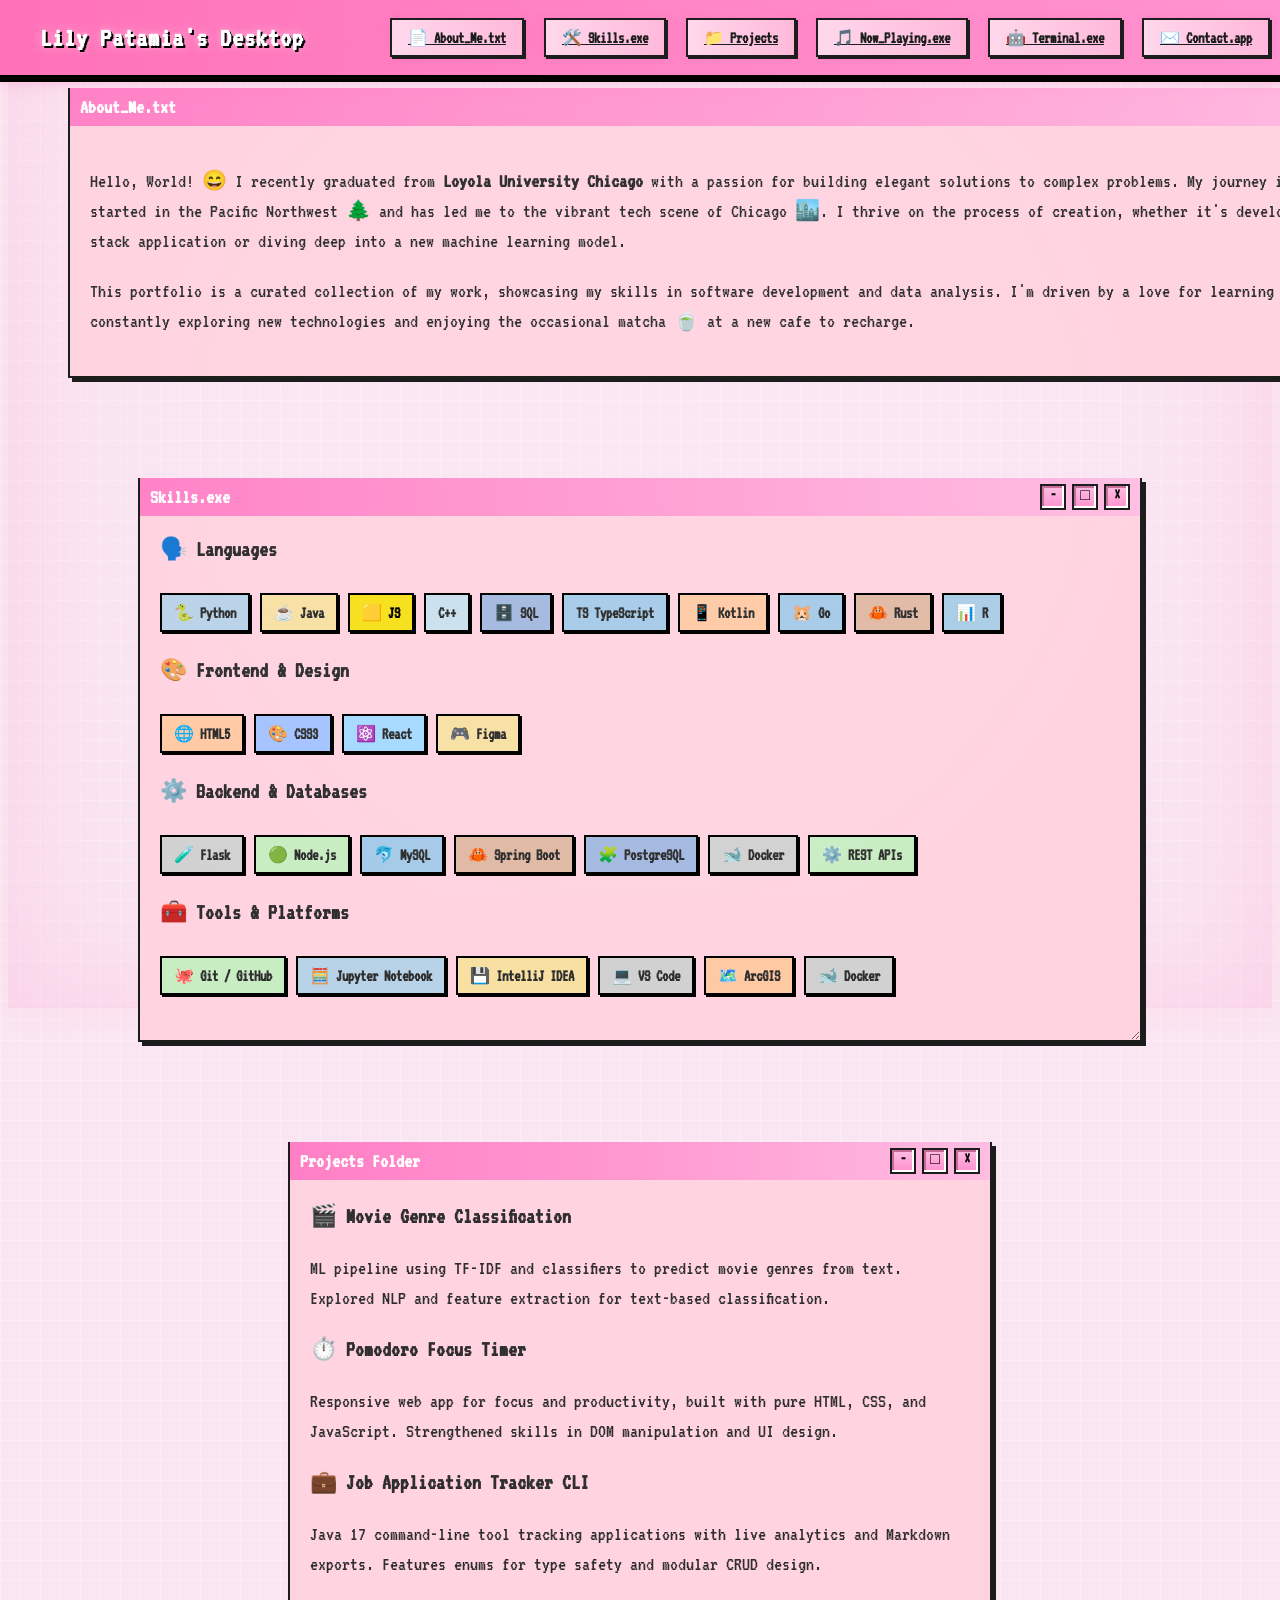
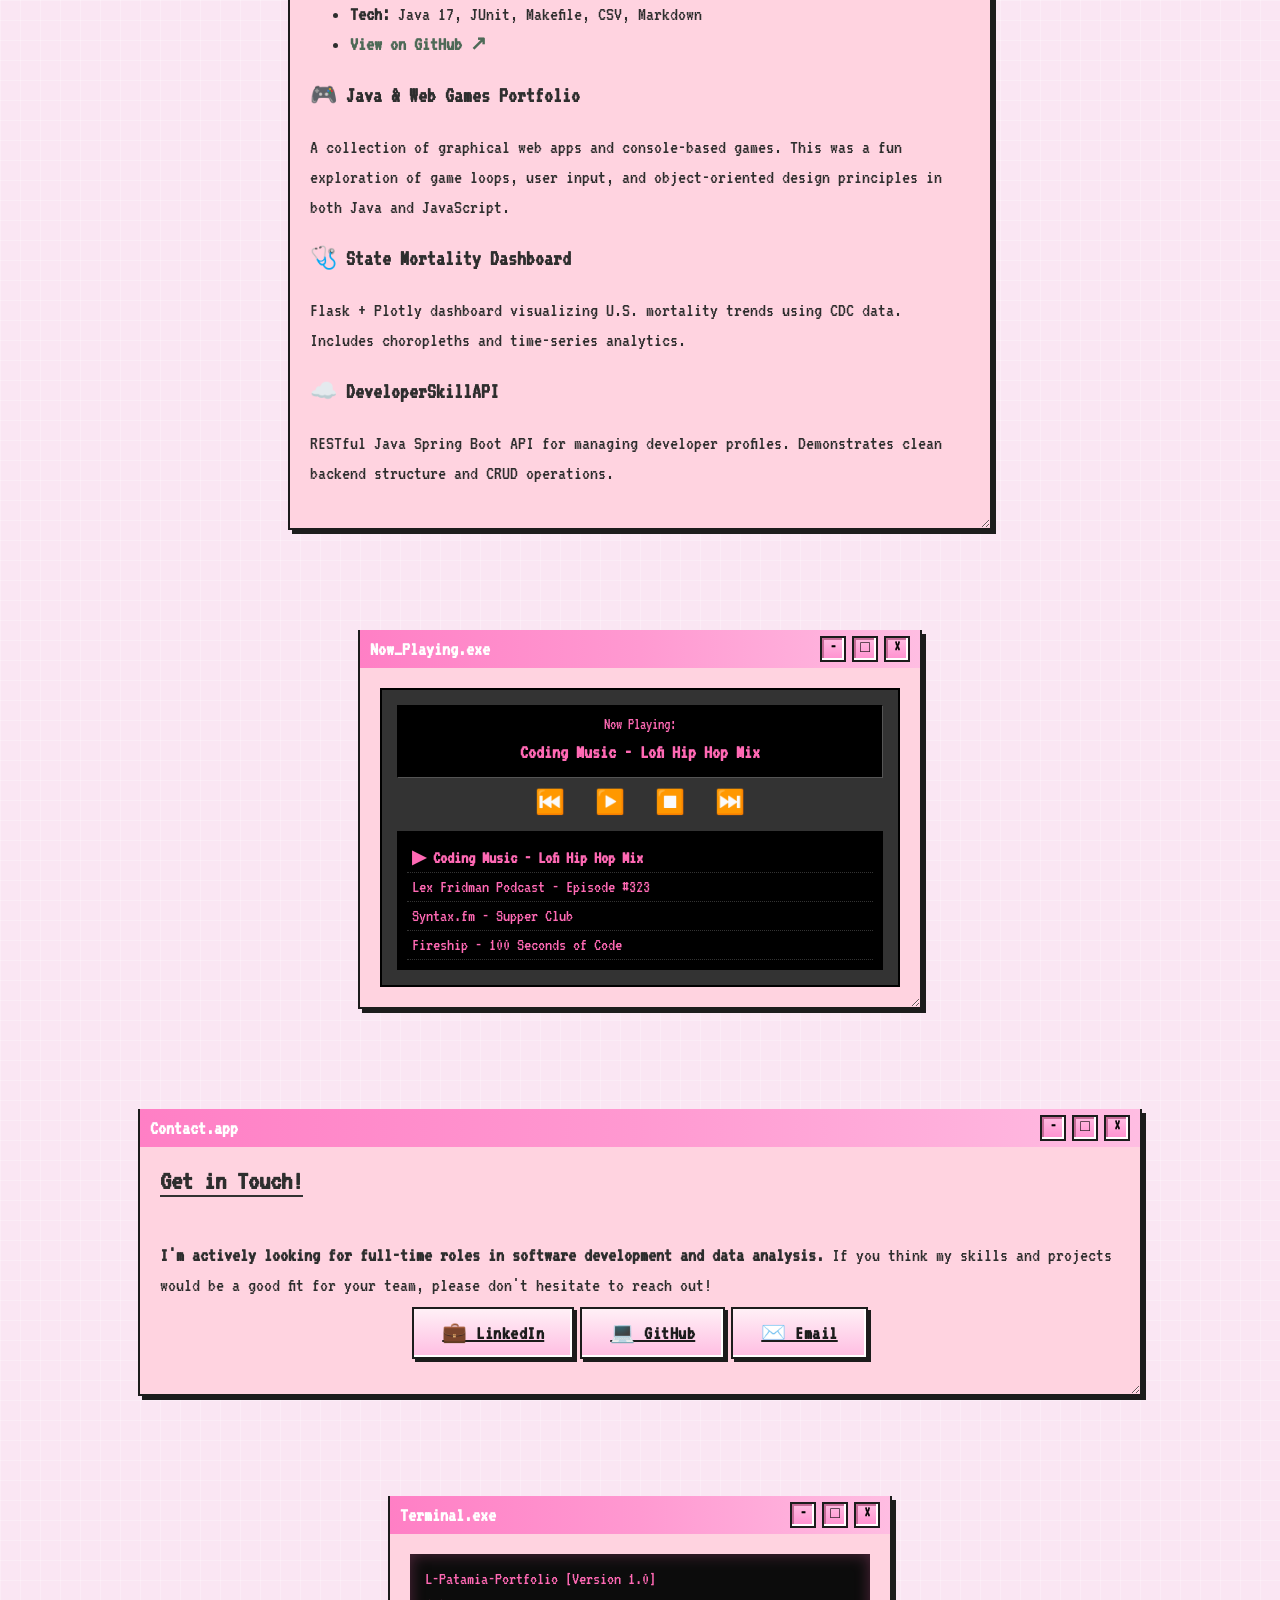
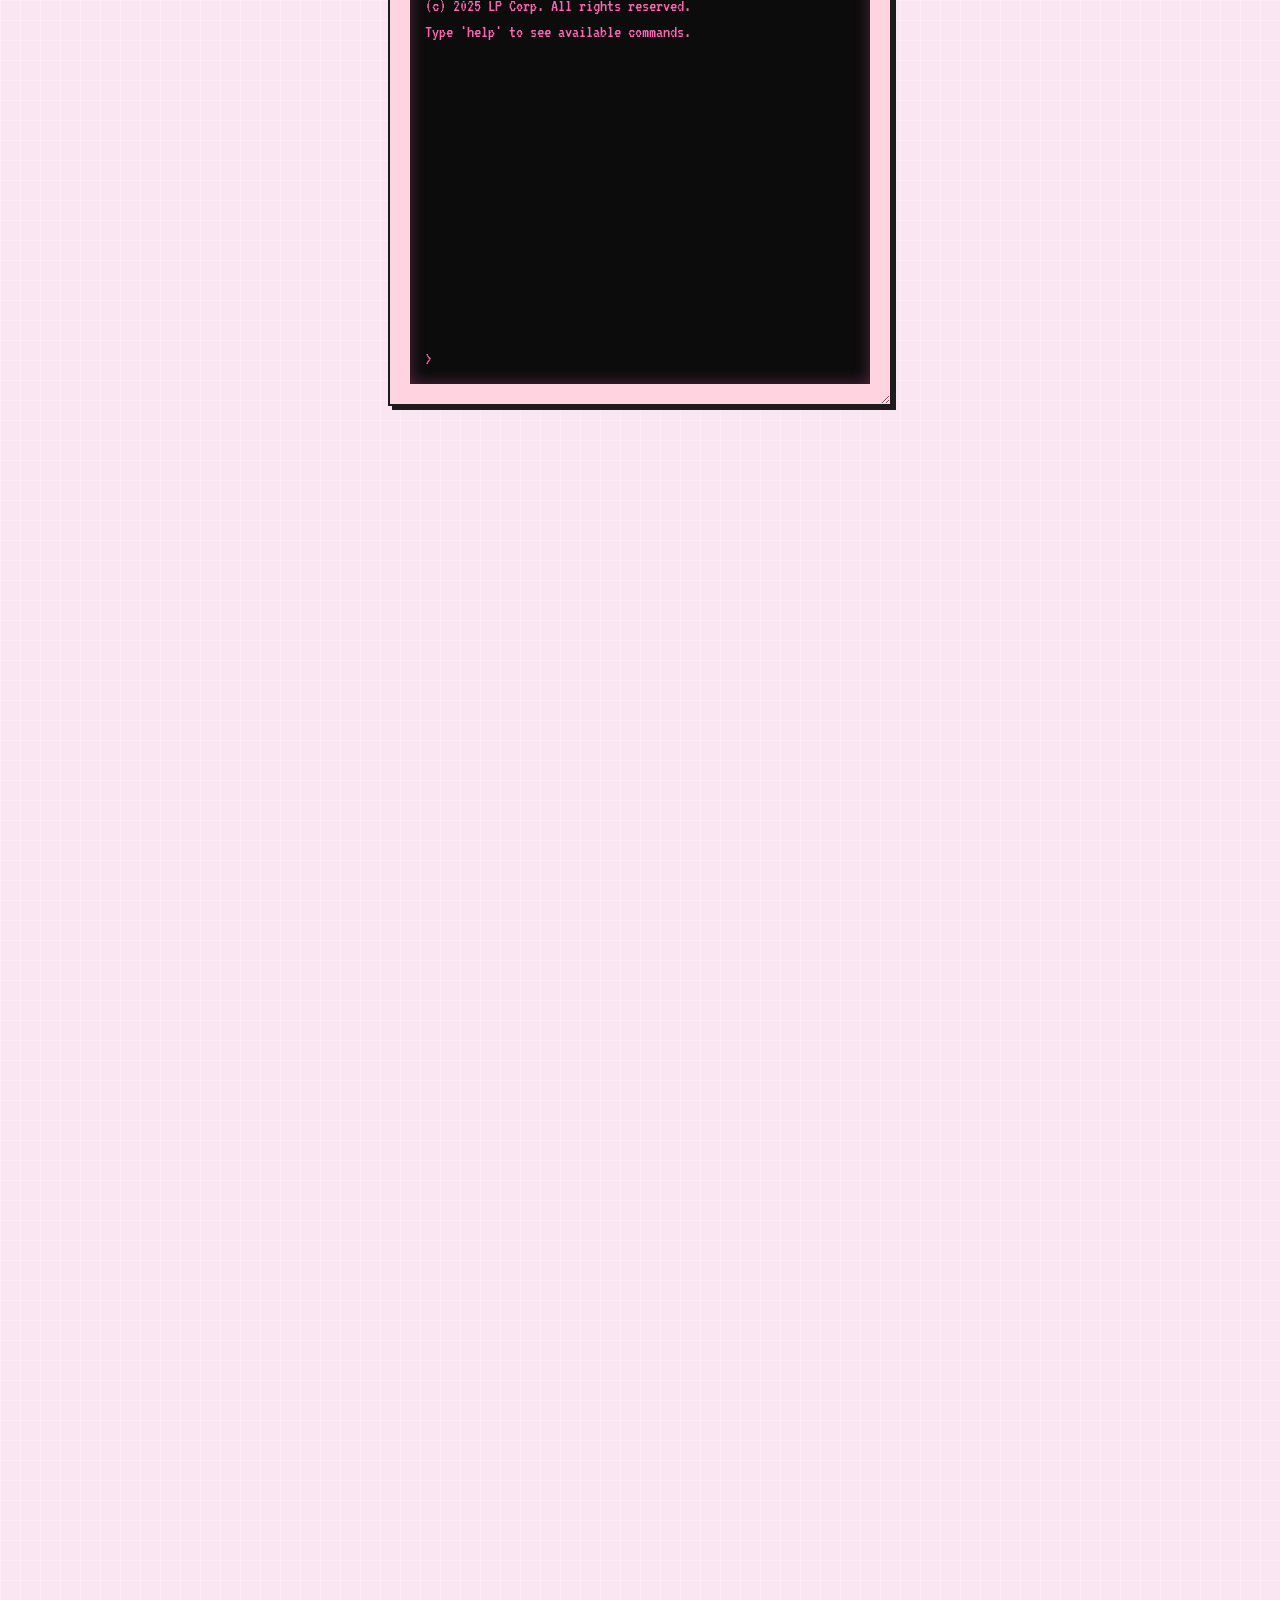
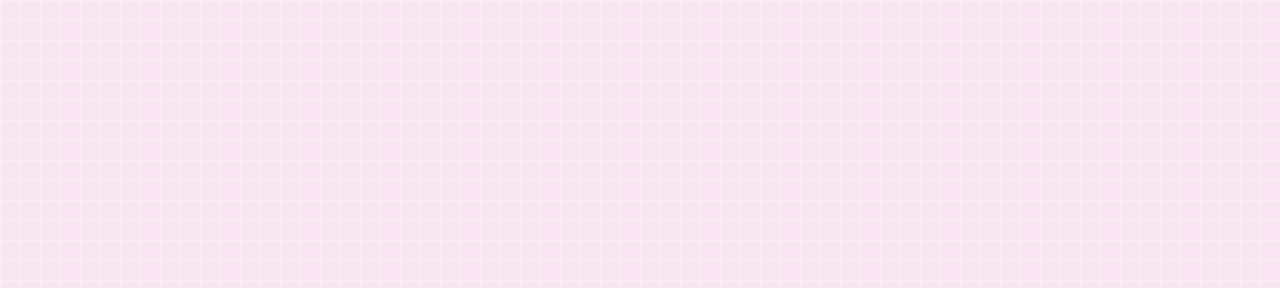
<file: Lily-Portfolio-Desktop/index.html>
<!DOCTYPE html>
<html lang="en">
<head>
  <meta charset="UTF-8">
  <meta name="viewport" content="width=device-width, initial-scale=1.0">
  <title>Lily Patamia - Portfolio</title>
  <link rel="stylesheet" href="style.css?v=20">
  <link rel="preconnect" href="https://fonts.googleapis.com">
  <link rel="preconnect" href="https://fonts.gstatic.com" crossorigin>
  <link href="https://fonts.googleapis.com/css2?family=VT323&display=swap" rel="stylesheet">
  <style>
    /* fade + pop animation */
    #danger-window {
      opacity: 0;
      transform: scale(0.95);
      transition: opacity 0.6s ease, transform 0.4s ease;
      display: none; /* start hidden */
    }
    #danger-window.visible {
      display: block;
      opacity: 1;
      transform: scale(1);
    }
  </style>
</head>
<body>
  <header class="desktop-header">
    <h1>Lily Patamia's Desktop</h1>
    <nav>
      <a href="#about">📄 About_Me.txt</a>
      <a href="#skills">🛠️ Skills.exe</a>
      <a href="#projects">📁 Projects</a>
      <a href="#player">🎵 Now_Playing.exe</a>
      <a href="#terminal">🤖 Terminal.exe</a>
      <a href="#contact">✉️ Contact.app</a>
    </nav>
  </header>

  <main id="desktop">
    <!-- === About === -->
    <section id="about" class="window draggable">
      <div class="title-bar">
        <div class="title">About_Me.txt</div>
        <div class="buttons">
          <div class="button btn-minimize">-</div>
          <div class="button btn-maximize">□</div>
          <div class="button btn-close">×</div>
        </div>
      </div>
      <div class="content">
        <p>Hello, World! 😄 I recently graduated from <strong>Loyola University Chicago</strong> with a passion for building elegant solutions to complex problems. My journey into tech started in the Pacific Northwest 🌲 and has led me to the vibrant tech scene of Chicago 🏙️. I thrive on the process of creation, whether it's developing a full-stack application or diving deep into a new machine learning model.</p>
        <p>This portfolio is a curated collection of my work, showcasing my skills in software development and data analysis. I'm driven by a love for learning 🧠, constantly exploring new technologies and enjoying the occasional matcha 🍵 at a new cafe to recharge.</p>
      </div>
    </section>

    <!-- === Skills === -->
    <section id="skills" class="window draggable">
      <div class="title-bar">
        <div class="title">Skills.exe</div>
        <div class="buttons">
          <div class="button btn-minimize">-</div>
          <div class="button btn-maximize">□</div>
          <div class="button btn-close">×</div>
        </div>
      </div>
      <div class="content">
        <h3>🗣️ Languages</h3>
        <div class="badge-group">
          <span class="pixel-badge python">🐍 Python</span>
          <span class="pixel-badge java">☕ Java</span>
          <span class="pixel-badge javascript">🟨 JS</span>
          <span class="pixel-badge cpp">C++</span>
          <span class="pixel-badge sql">🗄️ SQL</span>
          <span class="pixel-badge typescript">TS TypeScript</span>
          <span class="pixel-badge kotlin">📱 Kotlin</span>
          <span class="pixel-badge go">🐹 Go</span>
          <span class="pixel-badge rust">🦀 Rust</span>
          <span class="pixel-badge r">📊 R</span>
        </div>
        <h3>🎨 Frontend & Design</h3>
        <div class="badge-group">
          <span class="pixel-badge html">🌐 HTML5</span>
          <span class="pixel-badge css">🎨 CSS3</span>
          <span class="pixel-badge react">⚛️ React</span>
          <span class="pixel-badge java">🎮 Figma</span>
        </div>
        <h3>⚙️ Backend & Databases</h3>
        <div class="badge-group">
          <span class="pixel-badge flask">🧪 Flask</span>
          <span class="pixel-badge nodejs">🟢 Node.js</span>
          <span class="pixel-badge mysql">🐬 MySQL</span>
          <span class="pixel-badge rust">🦀 Spring Boot</span>
          <span class="pixel-badge sql">🧩 PostgreSQL</span>
          <span class="pixel-badge flask">🐋 Docker</span>
          <span class="pixel-badge nodejs">⚙️ REST APIs</span>
        </div>
        <h3>🧰 Tools & Platforms</h3>
        <div class="badge-group">
        <span class="pixel-badge nodejs">🐙 Git / GitHub</span>
        <span class="pixel-badge python">🧮 Jupyter Notebook</span>
        <span class="pixel-badge java">💾 IntelliJ IDEA</span>
        <span class="pixel-badge flask">💻 VS Code</span>
        <span class="pixel-badge html">🗺️ ArcGIS</span>
        <span class="pixel-badge flask">🐋 Docker</span>
        </div>
      </div>
    </section>

    <!-- === Projects === -->
    <section id="projects" class="window draggable">
      <div class="title-bar">
        <div class="title">Projects Folder</div>
        <div class="buttons">
          <div class="button btn-minimize">-</div>
          <div class="button btn-maximize">□</div>
          <div class="button btn-close">×</div>
        </div>
      </div>
      <div class="content">
        <div class="project-item">
          <h3>🎬 Movie Genre Classification</h3>
          <p>ML pipeline using TF-IDF and classifiers to predict movie genres from text. Explored NLP and feature extraction for text-based classification.</p>
        </div>
        <div class="project-item">
          <h3>⏱️ Pomodoro Focus Timer</h3>
          <p>Responsive web app for focus and productivity, built with pure HTML, CSS, and JavaScript. Strengthened skills in DOM manipulation and UI design.</p>
        </div>
        <div class="project-item">
          <h3>💼 Job Application Tracker CLI</h3>
          <p>Java 17 command-line tool tracking applications with live analytics and Markdown exports. Features enums for type safety and modular CRUD design.</p>
          <ul>
            <li><strong>Tech:</strong> Java 17, JUnit, Makefile, CSV, Markdown</li>
            <li><a href="https://github.com/lpatamia1/JobTrackerCLI" target="_blank" style="color:#4e6a57; font-weight:600; text-decoration:none;">View on GitHub ↗</a></li>
          </ul>
        </div>
        <div class="project-item">
          <h3>🎮 Java & Web Games Portfolio</h3>
          <p>A collection of graphical web apps and console-based games. This was a fun exploration of game loops, user input, and object-oriented design principles in both Java and JavaScript.</p>
        </div>
        <div class="project-item">
          <h3>🩺 State Mortality Dashboard</h3>
          <p>Flask + Plotly dashboard visualizing U.S. mortality trends using CDC data. Includes choropleths and time-series analytics.</p>
        </div>

        <div class="project-item">
          <h3>☁️ DeveloperSkillAPI</h3>
          <p>RESTful Java Spring Boot API for managing developer profiles. Demonstrates clean backend structure and CRUD operations.</p>
        </div>
      </div>
    </section>

    <!-- === Player === -->
    <section id="player" class="window draggable">
      <div class="title-bar">
        <div class="title">Now_Playing.exe</div>
        <div class="buttons">
          <div class="button btn-minimize">-</div>
          <div class="button btn-maximize">□</div>
          <div class="button btn-close">×</div>
        </div>
      </div>
      <div class="content">
        <div class="player-body">
          <div class="now-playing-display">
            <span>Now Playing:</span>
            <p id="current-track">Coding Music - Lofi Hip Hop Mix</p>
          </div>
          <div class="player-controls">
            <span class="control-button">⏮️</span>
            <span class="control-button">▶️</span>
            <span class="control-button">⏹️</span>
            <span class="control-button">⏭️</span>
          </div>
          <ul class="playlist">
            <li>▶ Coding Music - Lofi Hip Hop Mix</li>
            <li>Lex Fridman Podcast - Episode #323</li>
            <li>Syntax.fm - Supper Club</li>
            <li>Fireship - 100 Seconds of Code</li>
          </ul>
        </div>
      </div>
    </section>

    <!-- === Contact === -->
    <section id="contact" class="window draggable">
      <div class="title-bar">
        <div class="title">Contact.app</div>
        <div class="buttons">
          <div class="button btn-minimize">-</div>
          <div class="button btn-maximize">□</div>
          <div class="button btn-close">×</div>
        </div>
      </div>
      <div class="content">
        <h2>Get in Touch!</h2>
        <p><strong>I'm actively looking for full-time roles in software development and data analysis.</strong> If you think my skills and projects would be a good fit for your team, please don't hesitate to reach out!</p>
        <div class="contact-buttons">
          <a href="https://www.linkedin.com/in/lilyanapatamia" class="pixel-button">💼 LinkedIn</a>
          <a href="https://github.com/lpatamia1" class="pixel-button">💻 GitHub</a>
          <a href="mailto:lpatamia@luc.edu" class="pixel-button">✉️ Email</a>
        </div>
      </div>
    </section>

    <!-- === Terminal === -->
    <section id="terminal" class="window draggable">
      <div class="title-bar">
        <div class="title">Terminal.exe</div>
        <div class="buttons">
          <div class="button btn-minimize">-</div>
          <div class="button btn-maximize">□</div>
          <div class="button btn-close">×</div>
        </div>
      </div>
      <div class="content">
        <div id="terminal-body">
          <div id="terminal-output">
            <p>L-Patamia-Portfolio [Version 1.0]</p>
            <p>(c) 2025 LP Corp. All rights reserved.</p>
            <p>Type 'help' to see available commands.</p>
          </div>
          <div class="terminal-input-line">
            <span class="prompt">></span>
            <input type="text" id="terminal-input" class="terminal-input" autocomplete="off" autofocus>
          </div>
        </div>
      </div>
    </section>

    <!-- === Warning === -->
    <div id="danger-window" class="window draggable">
      <div class="title-bar">
        <div class="title">Warning.exe</div>
      </div>
      <div class="content" style="text-align:center;">
        <p><strong>DANGER!</strong></p>
        <p>System integrity is critical. Do not click this button.</p>
        <button id="danger-button" class="pixel-button">OK</button>
      </div>
    </div>

    <!-- === Screensaver === -->
    <div id="screensaver" class="hidden">
      <svg id="dvd-logo" xmlns="http://www.w3.org/2000/svg" viewBox="0 0 100 50" width="150">
        <text x="50" y="35" font-family="Arial, sans-serif" font-size="28" font-weight="bold" text-anchor="middle" fill="white">DVD</text>
      </svg>
    </div>
  </main>

  <!-- your main JS -->
  <script src="script.js" defer></script>

  <!-- popup delay script -->
  <script>
    document.addEventListener('DOMContentLoaded', () => {
      const dangerWindow = document.getElementById('danger-window');
      dangerWindow.style.display = 'none'; // hidden at start

      // show after 20 seconds
      setTimeout(() => {
        dangerWindow.style.display = 'block';
        // trigger fade-in
        requestAnimationFrame(() => dangerWindow.classList.add('visible'));
      }, 20000);
    });
  </script>
  <div class="crt-overlay"></div>

</body>
</html>
</file>
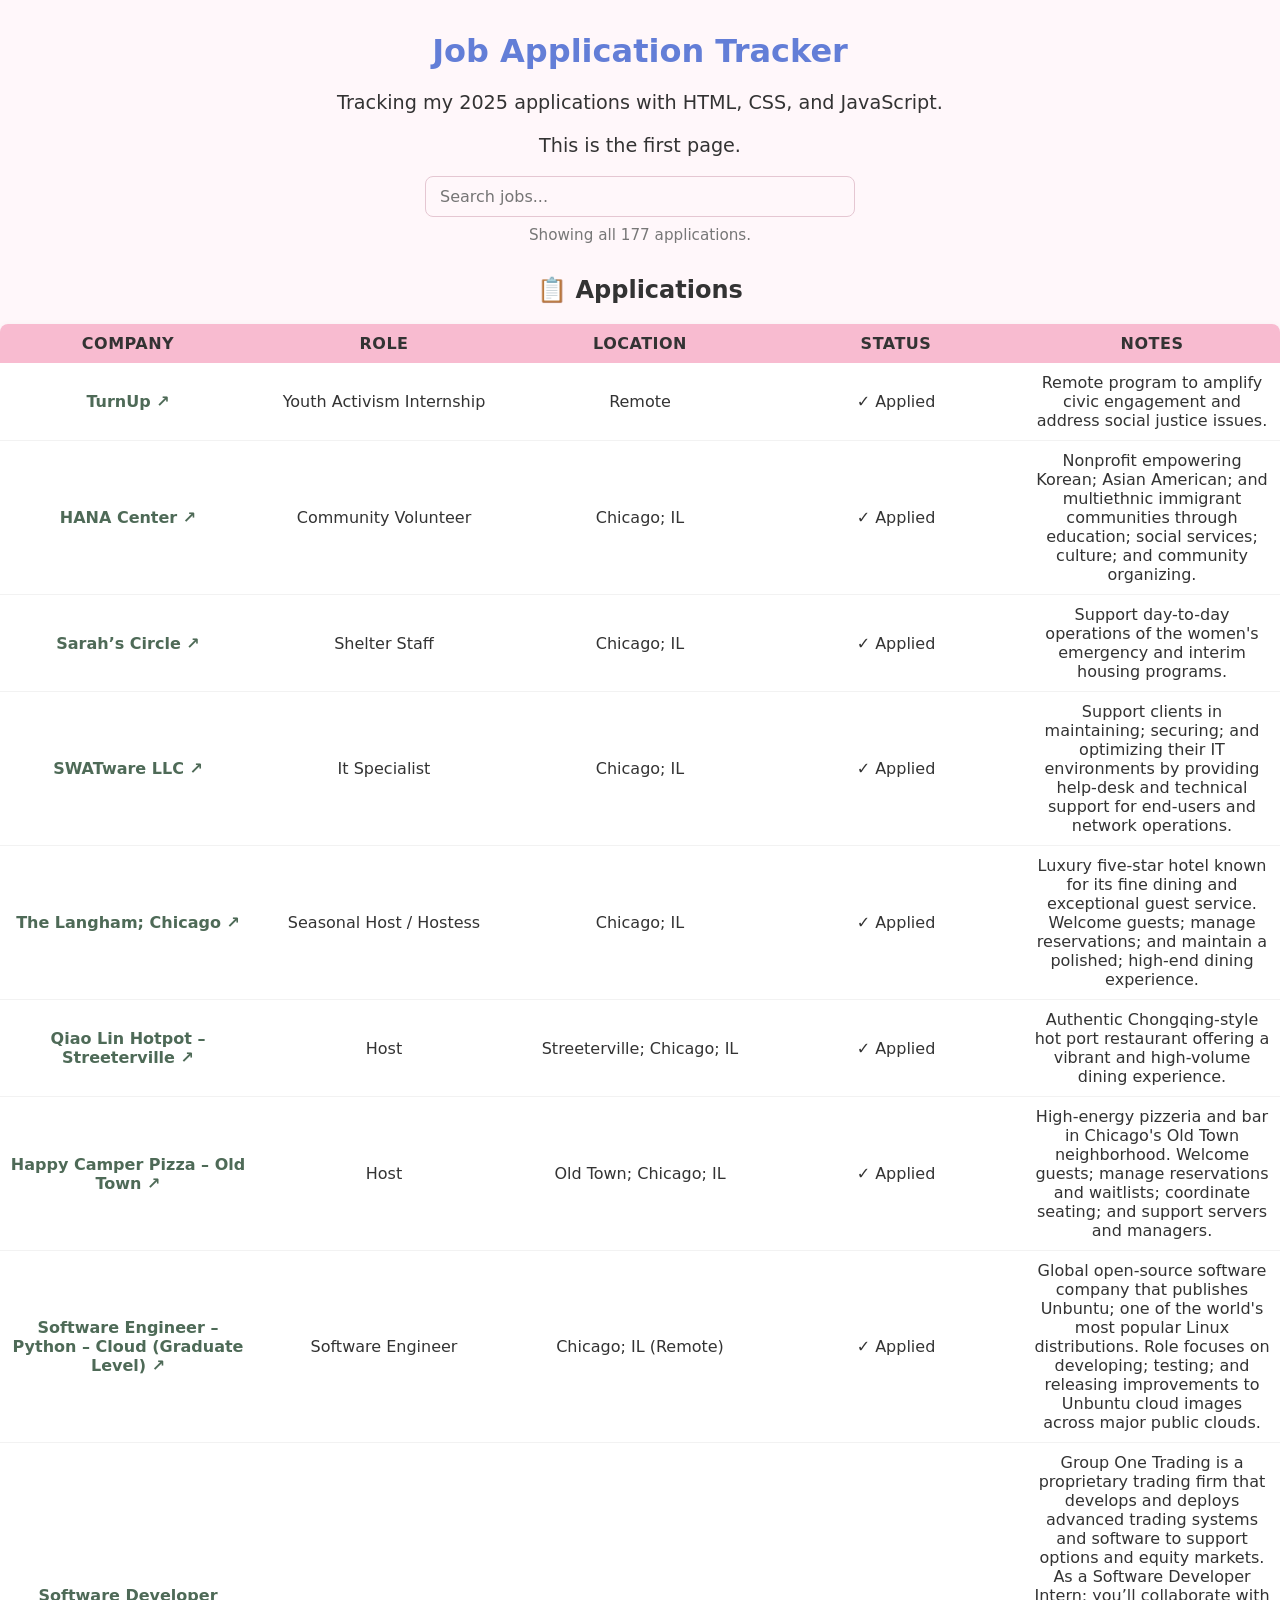
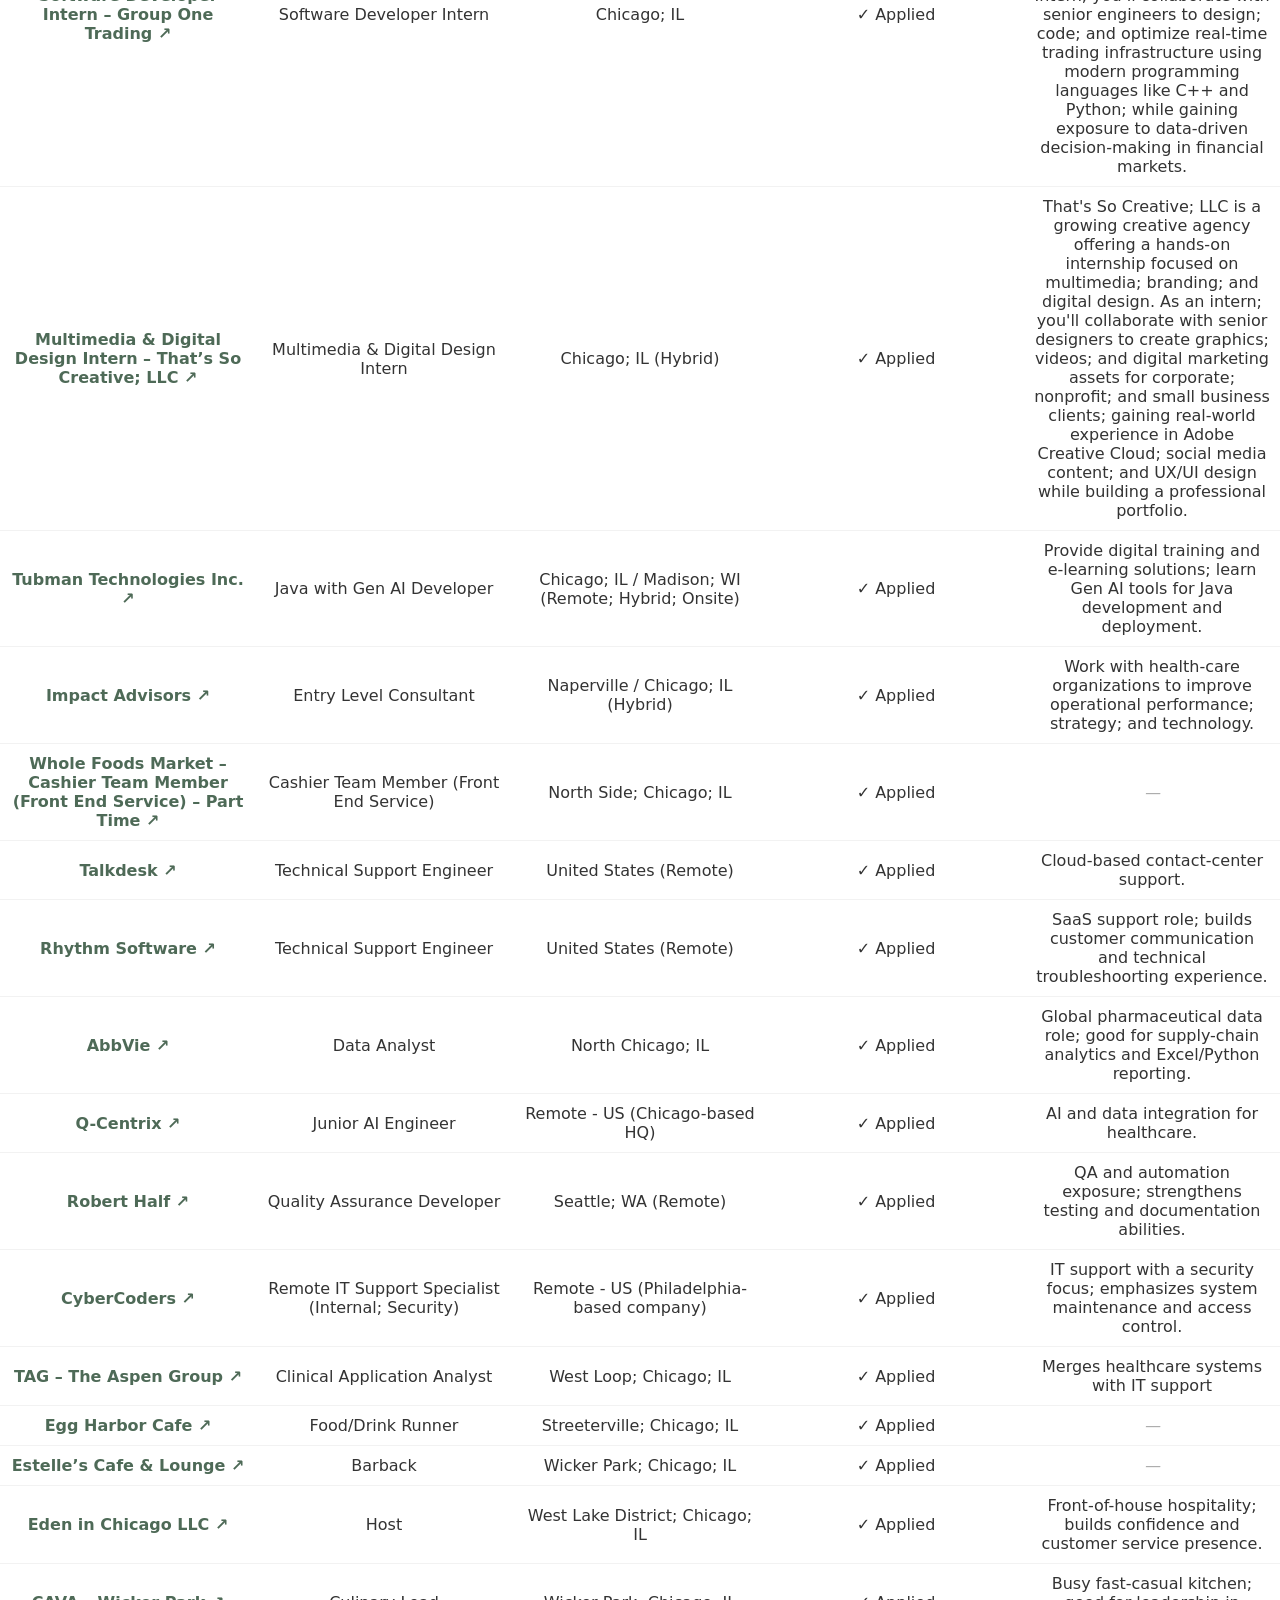
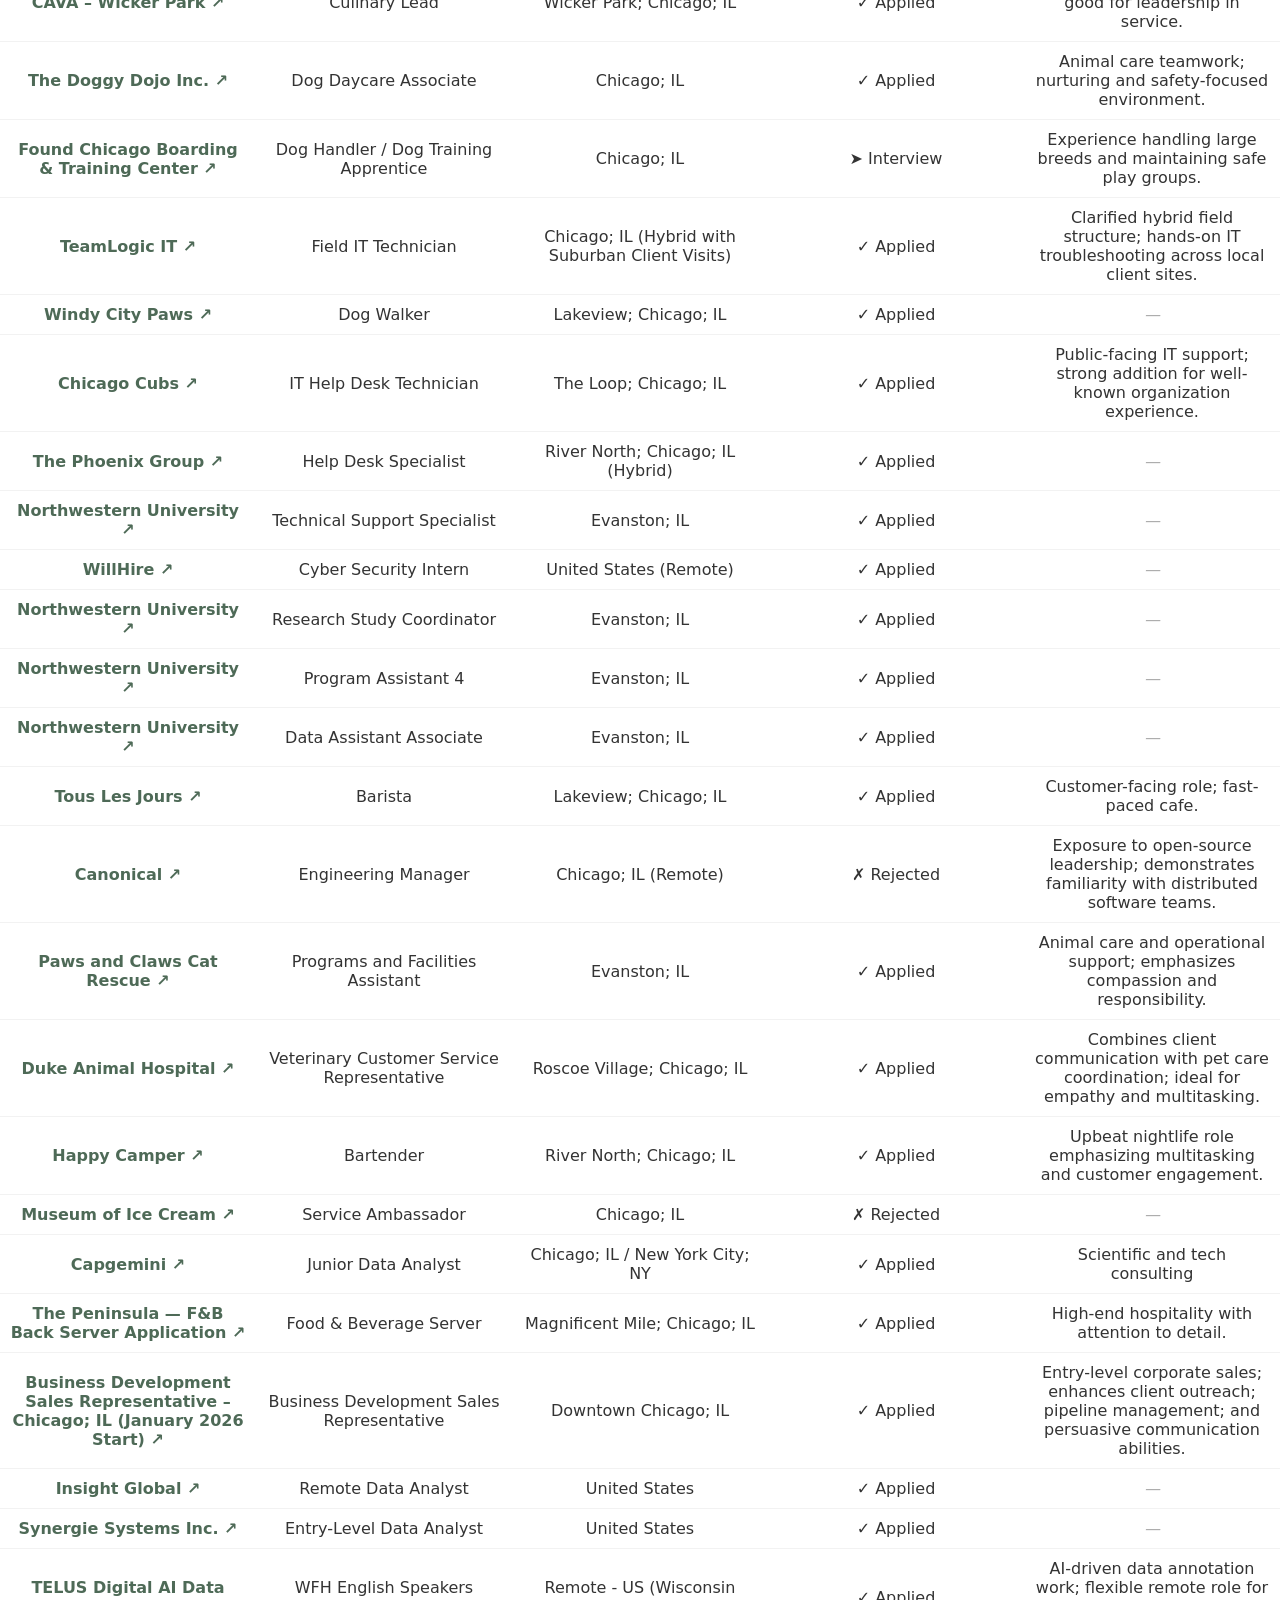
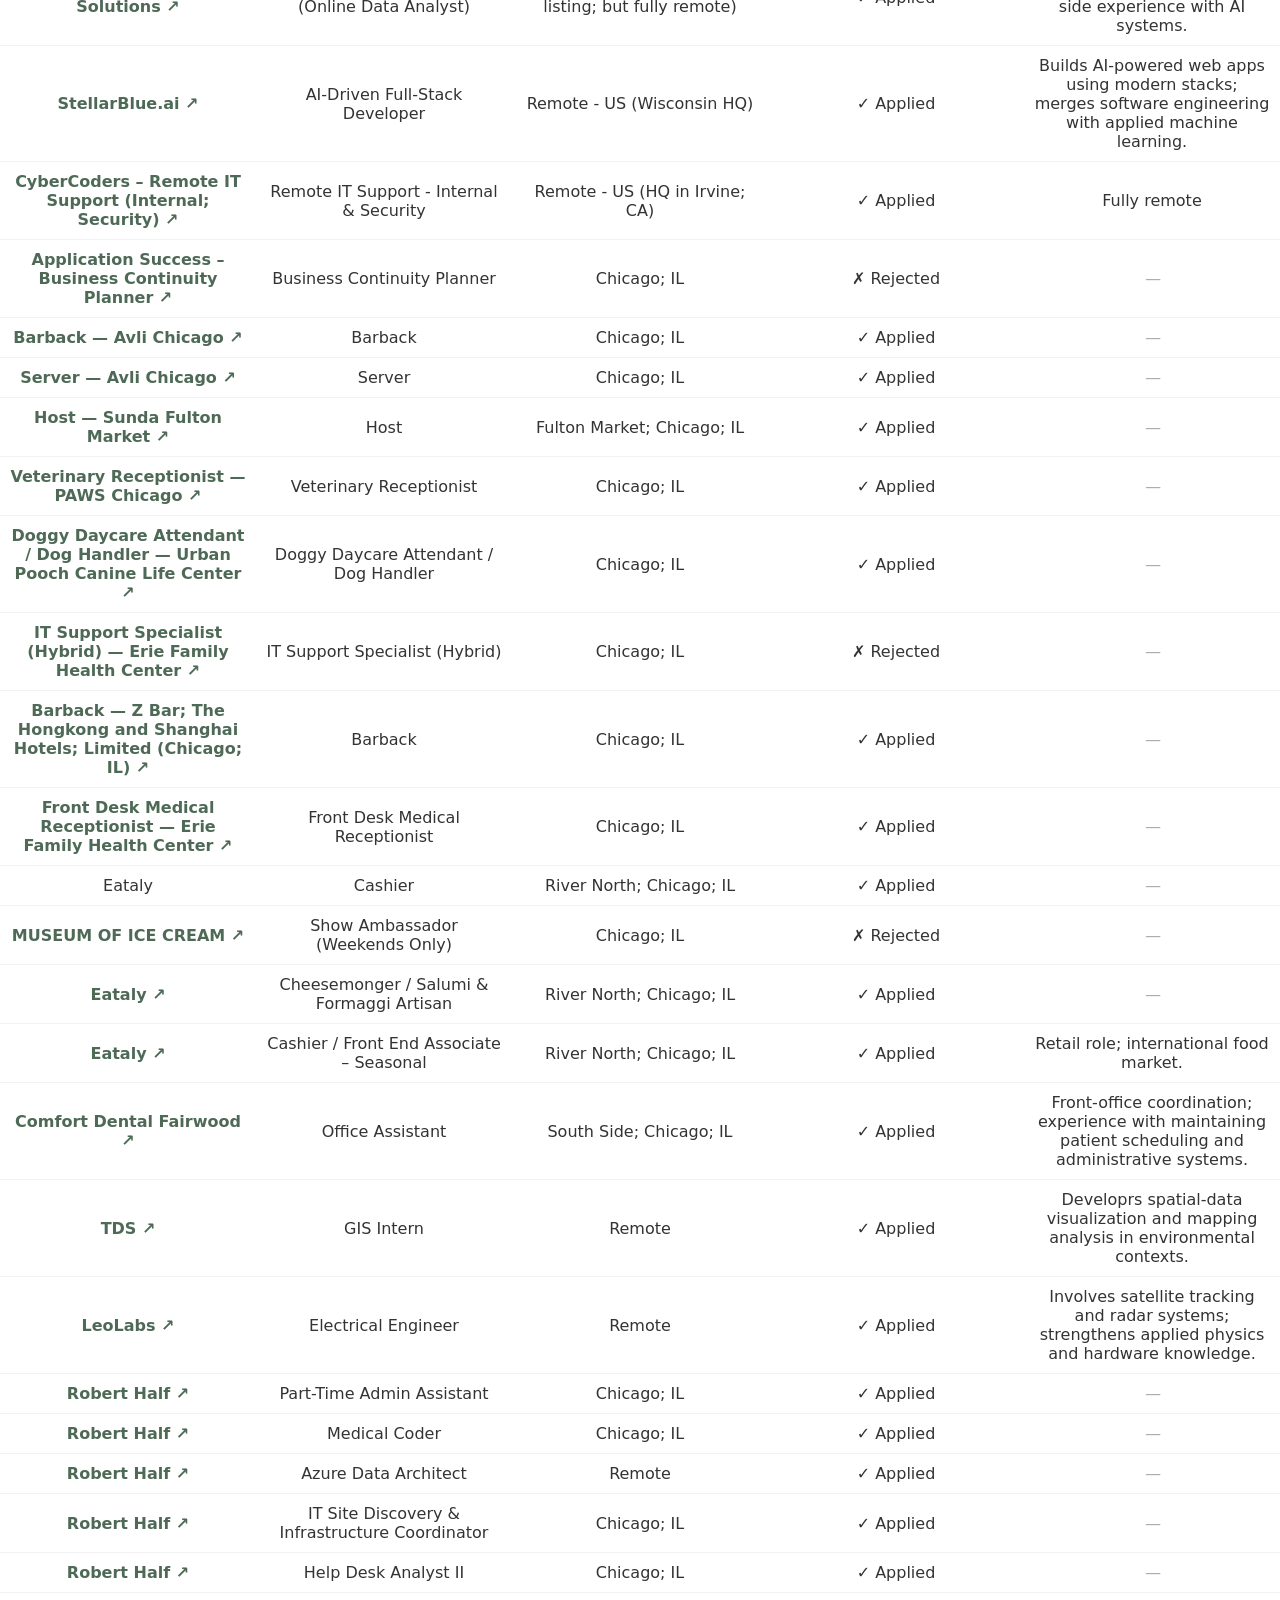
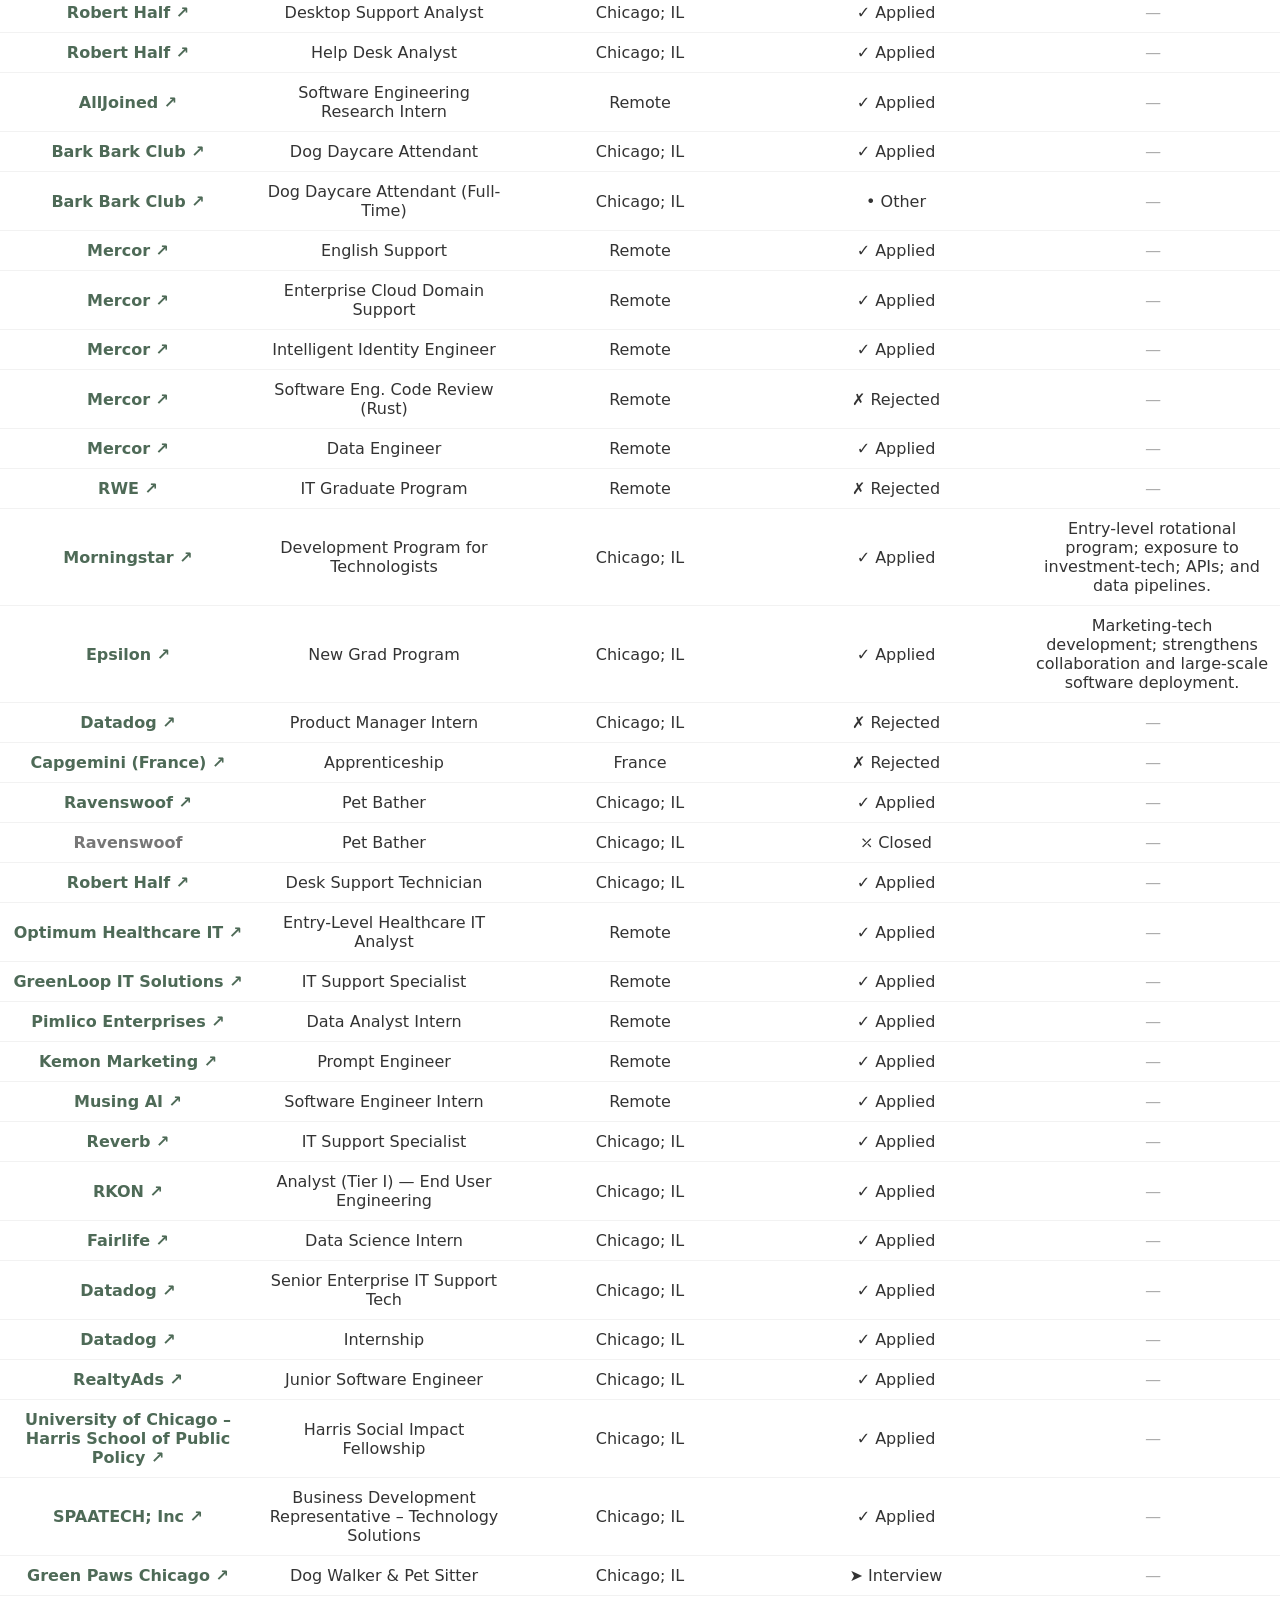
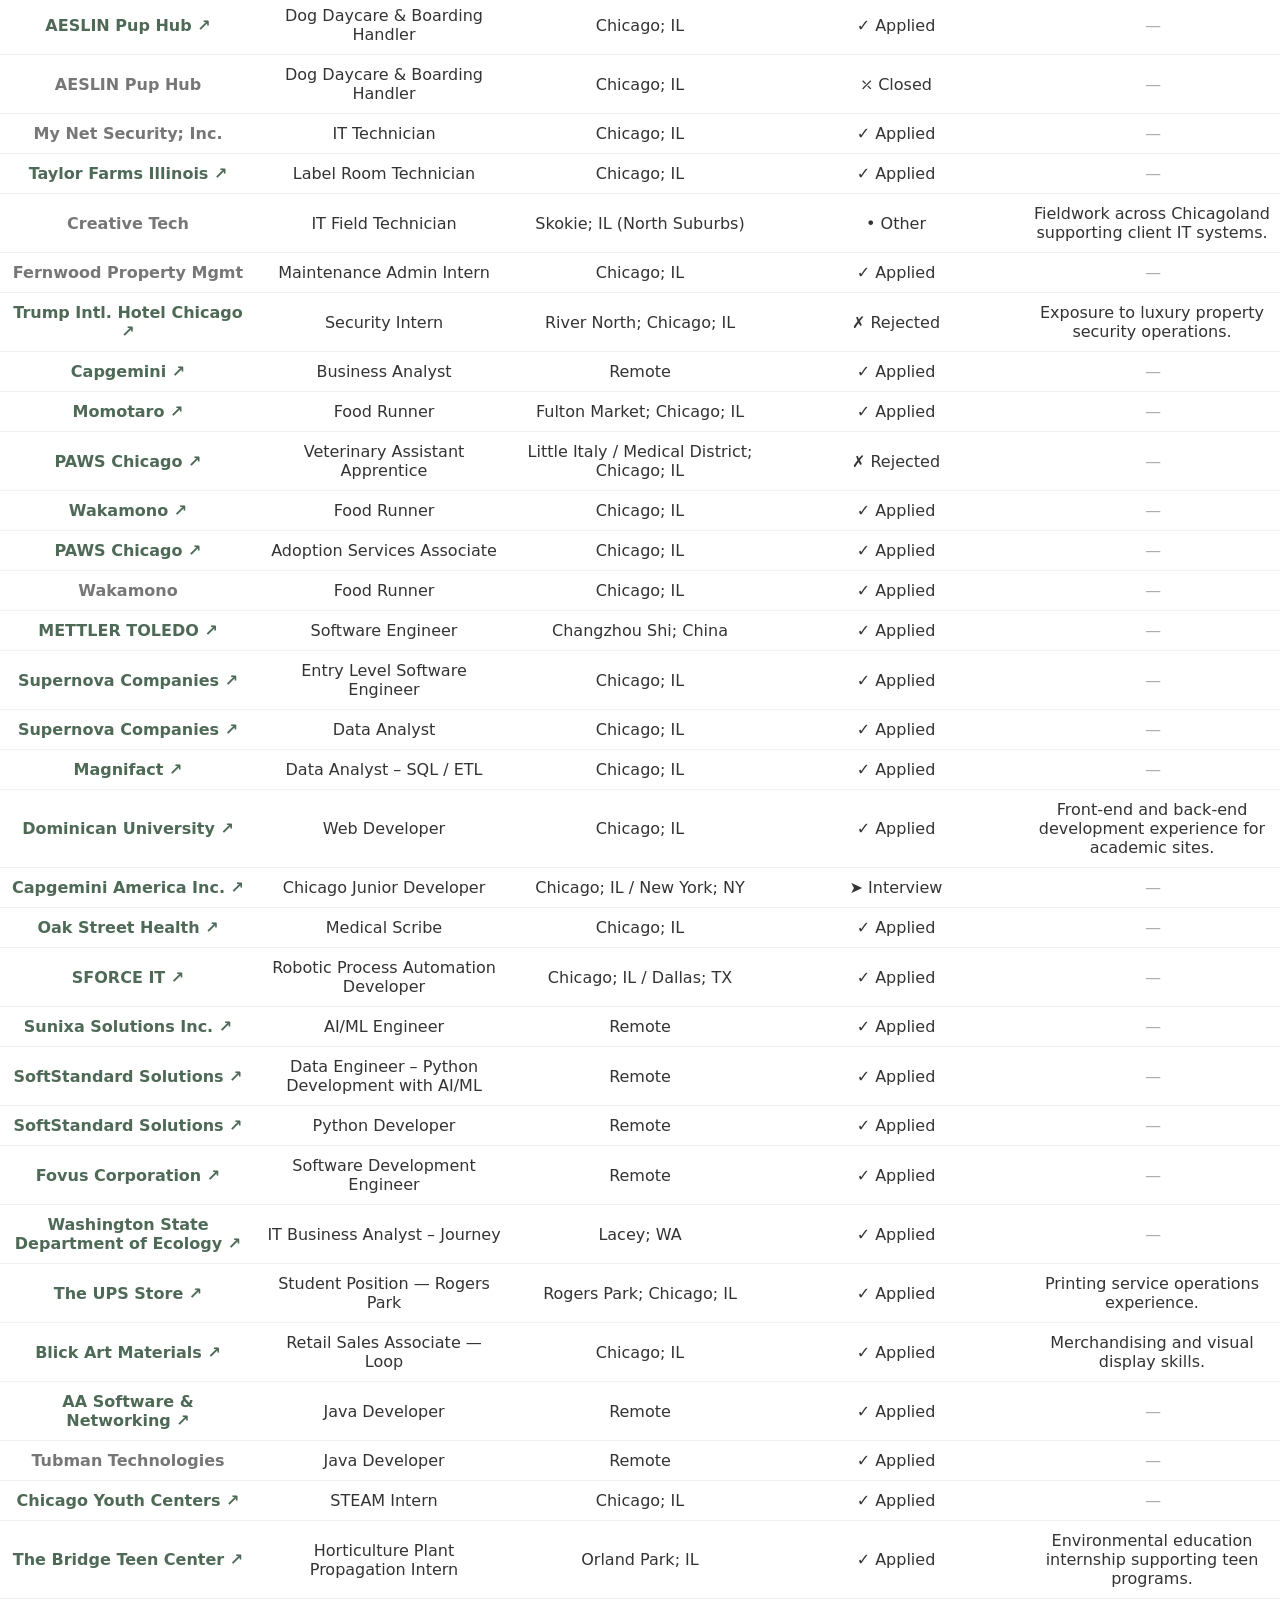
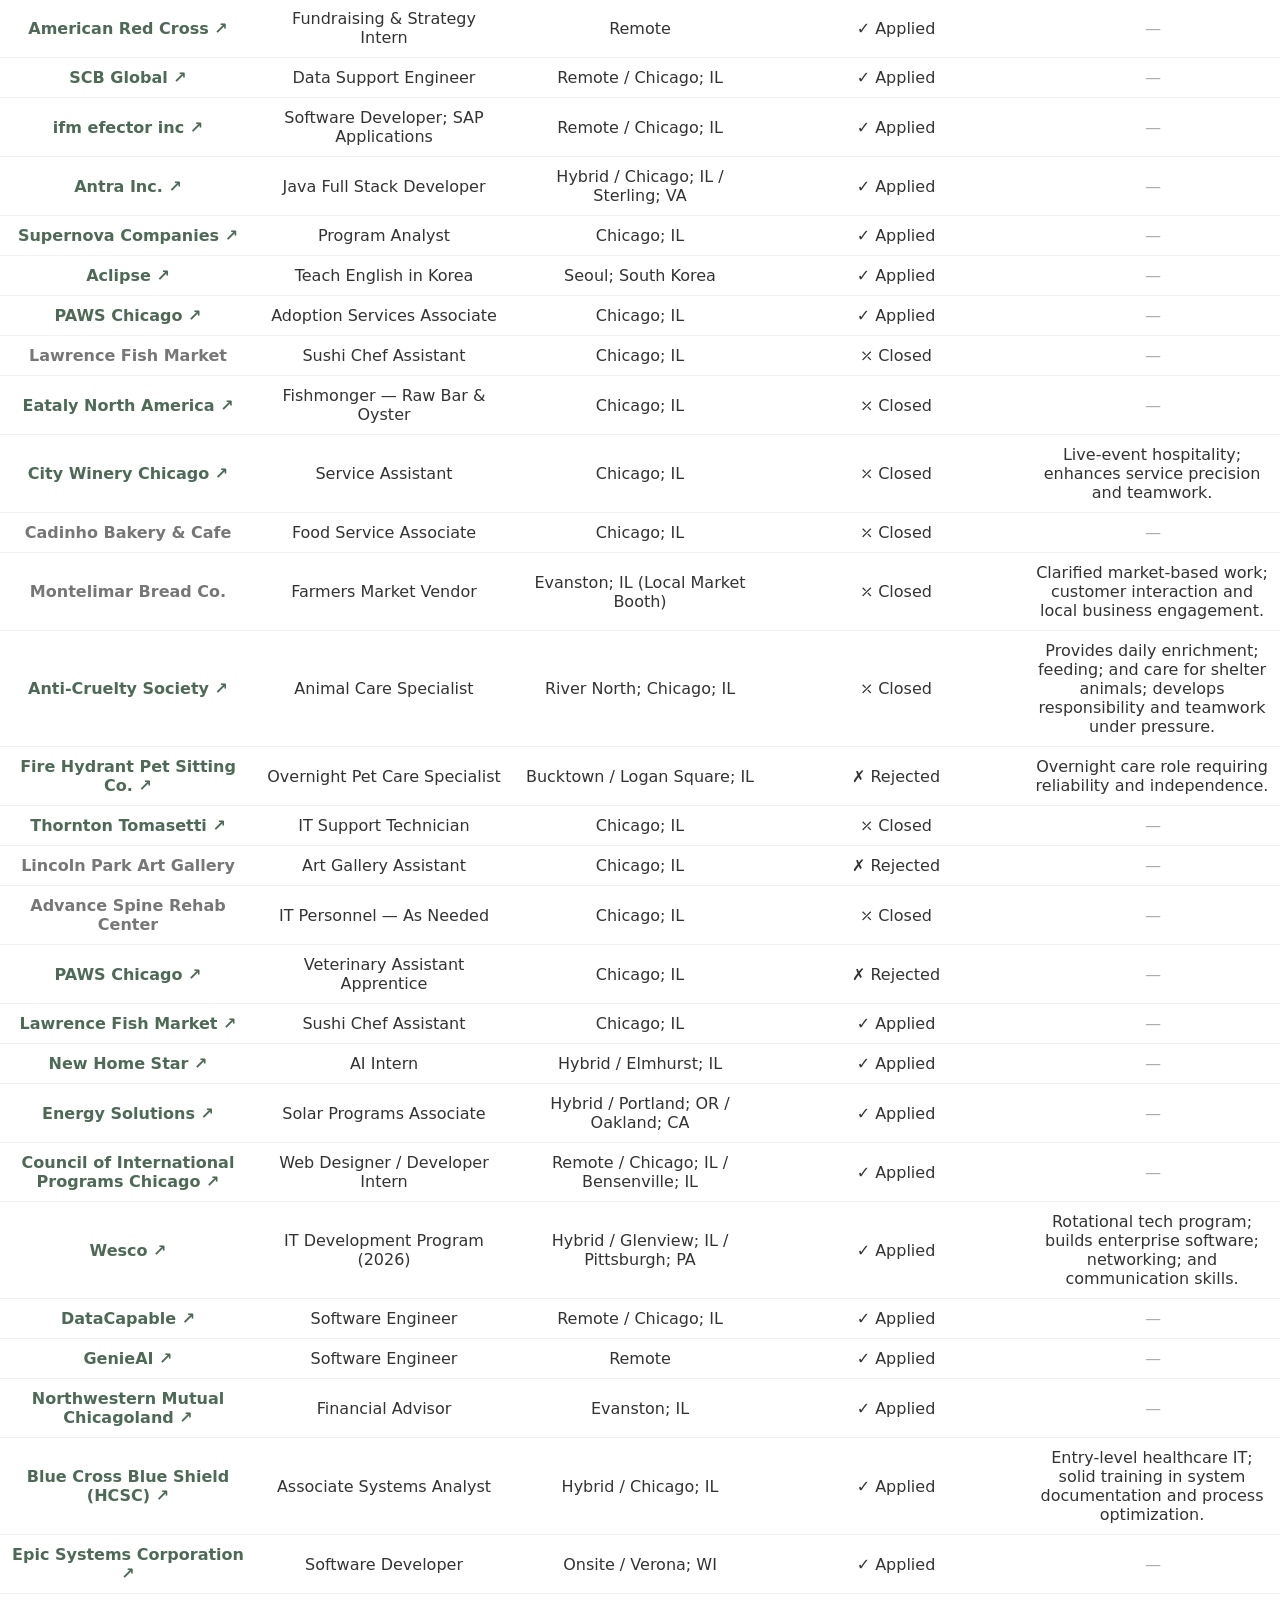
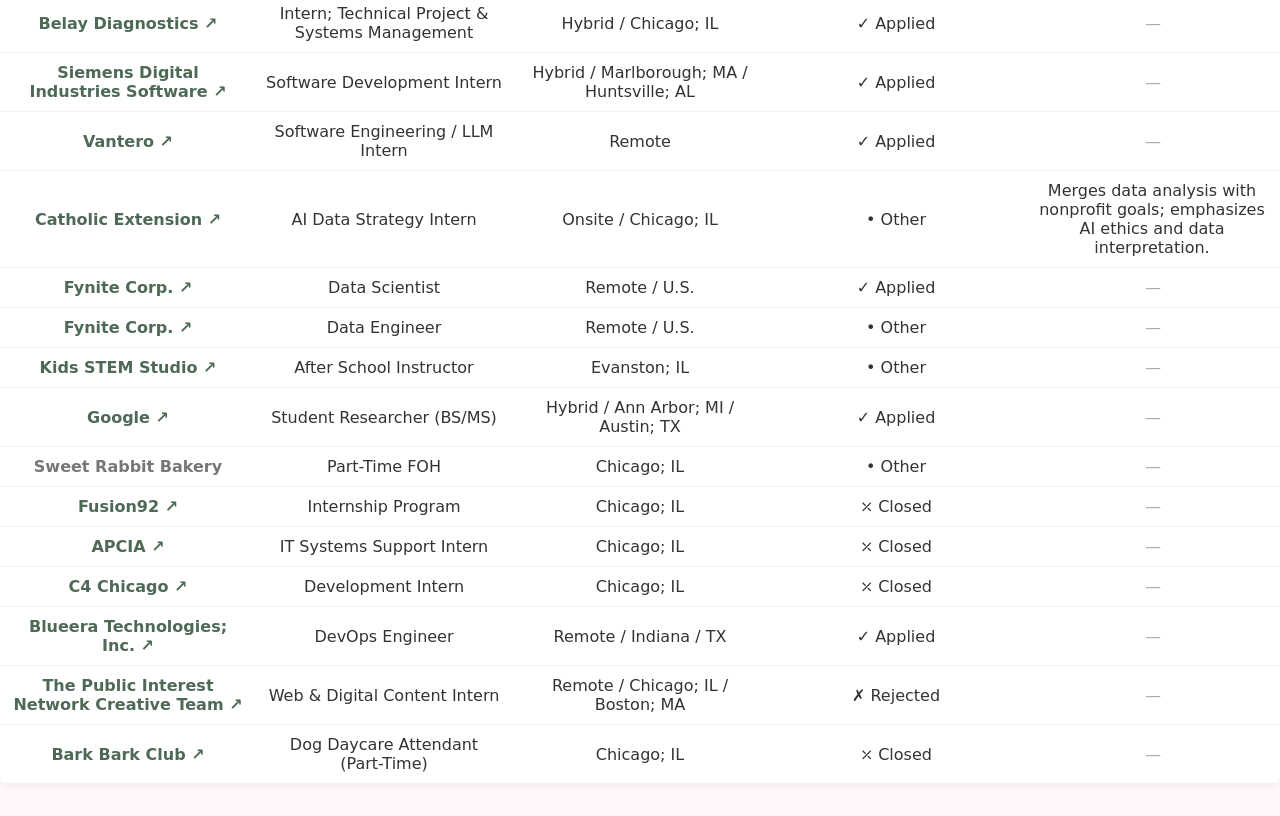
<file: PracticeWebsite/index.html>
<!DOCTYPE html>
<html lang="en">
<head>
    <meta charset="UTF-8">
    <title>Job Tracker</title>
    <link rel="stylesheet" href="style.css">
</head>
<body>
    <h1>Job Application Tracker</h1>
    <p>Tracking my 2025 applications with HTML, CSS, and JavaScript.</p>
    <p>This is the first page.</p>

    <div id="searchContainer">
    <input 
        type="text" 
        id="searchInput" 
        placeholder="Search jobs..."
    />
    <p id="resultCount"></p>
    </div>

    <main>
        <section id="jobTableSection">
            <h2>📋 Applications</h2>
            <table id="jobsTable">
                <thead>
                    <tr>
                        <th>Company</th>
                        <th>Role</th>
                        <th>Location</th>
                        <th>Status</th>
                        <th>Notes</th>
                    </tr>
                </thead>
                <tbody id="tableBody">

                </tbody>
            </table>
        </section>
    </main>
    <script src="script.js"></script>
</body>
</html>
</file>
<file: Lily-Portfolio-Desktop/style.css>
/* ===============================
   Global + Theme
   =============================== */

/* --- Global Styles & Desktop Background --- */
html { scroll-behavior: smooth; }

:root {
  /* Dimensions / layout */
  --winW: min(560px, 44vw);
  --col1: clamp(40px, 6vw, 120px);
  --col2: calc(50% + 60px);

  /* Palette */
  --bg-grid: #f9dfea;
  --border-black: #1c1c1c;
  --text-dark: #2e2e2e;
  --text-white: #ffffff;

  /* Pinks (single source of truth) */
  --pink-100: #ffd3e0; /* window bg */
  --pink-200: #ffbde2;
  --pink-300: #ff99d1;
  --pink-400: #ff8fcf;
  --pink-500: #ff7fc5;
  --pink-600: #ff69b4; /* accent */
  --pink-700: #ff5c8a; /* close button base */

  /* Shadows/FX */
  --shadow-pink: rgba(255, 105, 180, 0.6);
}

html, body {
  height: 100%;
}

body {
  font-family: 'VT323', monospace;
  background-color: #fae6f3;
  background-image:
    linear-gradient(rgba(255, 255, 255, 0.25) 1px, transparent 1px),
    linear-gradient(90deg, rgba(255, 255, 255, 0.25) 1px, transparent 1px);
  background-size: 20px 20px;
  color: var(--text-dark);
  padding: 80px 60px 20px 60px;

  /* ✨ Subtle Glow + Depth ✨ */
  box-shadow: inset 0 0 80px rgba(255, 182, 219, 0.3),
              inset 0 0 200px rgba(255, 182, 219, 0.25),
              0 0 40px rgba(255, 192, 203, 0.25);
  animation: ambientGlow 10s ease-in-out infinite alternate;
  transition: background 0.5s ease;
}

@keyframes ambientGlow {
  0% {
    box-shadow: inset 0 0 80px rgba(255, 182, 219, 0.3),
                inset 0 0 200px rgba(255, 182, 219, 0.25),
                0 0 40px rgba(255, 192, 203, 0.25);
  }
  100% {
    box-shadow: inset 0 0 100px rgba(255, 182, 219, 0.45),
                inset 0 0 250px rgba(255, 182, 219, 0.3),
                0 0 60px rgba(255, 192, 203, 0.4);
  }
}


/* ===============================
   Desktop Canvas / Windows
   =============================== */

#desktop {
  position: relative;
  display: flex;
  flex-direction: column;
  gap: 100px;
  min-height: 5000px;
}
#desktop > .window {
  position: static; /* allows normal flow */
  margin: 0 auto;
}

/* --- Manual Window Placement (Y + X axis) --- */
#about {
  position: absolute;
  top: 20px;
  width: 1350px;
}

#skills {
  position: absolute;
  top: 350px;
  left: 200px;
  width: 1000px;
}

#projects {
  position: absolute;
  top: 1000px;
  width: 700px;
}

#player {
  position: absolute;
  top: 1000px;
  left: var(--col2);
  width: var(--winW);
}

#terminal {
  position: absolute;
  top: 1420px;
  left: var(--col2);
  width: 500px;
}

#contact {
  position: absolute;
  top: 2800px;
  width: 1000px;
  left: var(--col2);
  padding-bottom: 30px;
}

#danger-window {
  position: absolute;
  top: 450px;
  left: 400px;
  width: var(--winW);
  min-height: 220px;
}

.window {
  background-color: var(--pink-100);
  border: 2px solid var(--border-black);
  border-top: none;
  box-shadow: 4px 4px 0 var(--border-black);
  resize: both;
  overflow: hidden;
  transition: transform .18s ease, box-shadow .18s ease;
  will-change: transform;
}

.window:hover {
  transform: translate(-2px, -2px);
  box-shadow: 6px 6px 0 var(--border-black);
}

.title-bar {
  background: linear-gradient(90deg, var(--pink-500), var(--pink-300), var(--pink-200));
  color: var(--text-white);
  padding: 6px 10px;
  display: flex;
  justify-content: space-between;
  align-items: center;
}

.title { font-weight: bold; font-size: 20px; }
.buttons { display: flex; gap: 6px; }

.button {
  width: 22px; height: 22px;
  border: 2px solid var(--border-black);
  text-align: center; line-height: 18px;
  font-weight: bold; font-size: 16px;
  color: #000; cursor: pointer;
  background: linear-gradient(180deg, var(--pink-200), var(--pink-400));
  box-shadow: inset -2px -2px 0 #fff, inset 2px 2px 0 #c56a96;
  transition: transform .15s ease, box-shadow .15s ease, background .15s ease, color .15s ease;
}

.button:hover {
  background: linear-gradient(90deg, #ff9fcb, #ff7eb6);
  color: #fff;
  transform: translate(-2px, -2px);
  box-shadow: 4px 4px 0 var(--border-black), 0 0 10px rgba(255, 105, 180, 0.5);
}

.button.close {
  background: linear-gradient(180deg, var(--pink-700), #ff3366);
  color: #fff;
}
.button.close:hover {
  background: linear-gradient(180deg, #ff174d, #e6004c);
  box-shadow: 3px 3px 0 var(--border-black), 0 0 10px rgba(255, 80, 120, 0.6);
}

/* --- Window Content --- */
.content { padding: 20px; }
.content h2, .content h3 { margin-top: 0; display: inline-block; }
.content h2 { font-size: 28px; border-bottom: 2px solid #333; }
.content h3 { font-size: 22px; }
.content p, .content .project-item { font-size: 20px; line-height: 1.5; }
.project-item { margin-bottom: 20px; }

/* Minimized Windows */
.window.minimized .content { display: none; }
.window.minimized { height: auto; }
.window.minimized .title-bar { cursor: pointer; }

/* --- Fix for project spacing and icon cleanup --- */

/* Removes unnecessary gap between project titles and paragraphs */
.project-item h3 {
  margin-bottom: 6px; /* smaller gap below titles */
  margin-top: 0; /* removes top spacing */
}

/* Tightens spacing between each project block */
.project-item {
  margin-bottom: 14px; /* smaller than your previous 20px */
}

/* Optional: make icons and titles vertically aligned nicer */
.project-item h3 {
  display: flex;
  align-items: center;
  gap: 6px;
}

/* Removes any leftover question mark or stray icon spacing */
.content p:first-child::before {
  content: none !important;
}

/* ===============================
   Header / Nav
   =============================== */

.desktop-header {
  position: fixed; top: 0; left: 0;
  width: 100%; height: 75px;
  background: linear-gradient(90deg, var(--pink-600), var(--pink-400), var(--pink-600));
  background-size: 200% 100%;
  animation: pulseGradient 6s ease-in-out infinite;
  border-bottom: 3px solid #000;
  display: flex; align-items: center; justify-content: space-between;
  padding: 0 40px;
  box-shadow: 0 4px 0 #000, 0 0 15px var(--shadow-pink);
  z-index: 10000; /* above screensaver default; see screensaver below */
  color: #fff; overflow: hidden;
}

@keyframes pulseGradient {
  0% { background-position: 0% 50%; }
  50% { background-position: 100% 50%; }
  100% { background-position: 0% 50%; }
}

/* Scanlines overlay */
.desktop-header::before {
  content: "";
  position: absolute; inset: 0;
  background: repeating-linear-gradient(
    0deg,
    rgba(255, 255, 255, 0.05) 0px,
    rgba(255, 255, 255, 0.05) 1px,
    transparent 2px
  );
  animation: scan 12s linear infinite;
  pointer-events: none;
}

@keyframes scan {
  0% { background-position: 0 0; }
  100% { background-position: 0 100vh; }
}

.desktop-header h1 {
  margin: 0;
  font-size: 28px;
  color: #fff;
  text-shadow: 2px 2px 0 #000, 0 0 10px #ffb6d9;
  letter-spacing: 1px;
  position: relative;
}

/* Nav */
.desktop-header nav {
  display: flex; align-items: center; gap: 20px;
  position: relative; z-index: 2; left: -50px; /* nudge left */
}

.desktop-header nav a {
  position: relative; /* needed for :hover::after overlay */
  background: linear-gradient(90deg, #ffd7eb, #ffb6d9);
  border: 2px solid var(--border-black);
  color: var(--border-black);
  padding: 8px 16px;
  font-weight: bold;
  box-shadow: 2px 2px 0 var(--border-black), 0 0 8px rgba(255,105,180,0.4);
  transition: transform .25s ease, box-shadow .25s ease, color .25s ease, background .25s ease;
}

.desktop-header nav a:hover {
  background: linear-gradient(90deg, #ff9fcb, #ff7eb6);
  color: #fff;
  box-shadow: 4px 4px 0 var(--border-black), 0 0 12px rgba(255,105,180,0.6);
  transform: translate(-1px, -1px);
}

.desktop-header nav a:hover::after {
  content: '';
  position: absolute; inset: 0;
  background: rgba(255,255,255,0.3);
  animation: flicker .25s ease-in-out 2;
}

@keyframes flicker { 0%,100% { opacity: 0; } 50% { opacity: 1; } }

/* ===============================
   Badges / Buttons
   =============================== */

.badge-group {
  display: flex; flex-wrap: wrap; gap: 10px;
  margin-top: 10px; margin-bottom: 25px;
}

.pixel-badge {
  display: inline-flex; align-items: center;
  padding: 8px 12px;
  border: 2px solid #000;
  box-shadow: 2px 2px 0px #000000;
  font-size: 16px; font-weight: bold;
}

/* keep your colors, just compacted */
.pixel-badge.python { background-color: #b8d2e8; }
.pixel-badge.java { background-color: #f7e0a2; }
.pixel-badge.javascript { background-color: #f7df1e; color: #000; }
.pixel-badge.r { background-color: #a8cce6; }
.pixel-badge.c { background-color: #d1d8df; }
.pixel-badge.cpp { background-color: #c9e0ed; }
.pixel-badge.rust { background-color: #e0b8a2; }
.pixel-badge.bash { background-color: #c8edc2; }
.pixel-badge.sql { background-color: #a2b8e0; }
.pixel-badge.html { background-color: #ffc9a3; }
.pixel-badge.kotlin { background-color: #ffc9a3; }
.pixel-badge.css { background-color: #a3c2ff; }
.pixel-badge.react { background-color: #a3d9ff; }
.pixel-badge.flask { background-color: #d1d1d1; }
.pixel-badge.nodejs { background-color: #c8edc2; }
.pixel-badge.mysql { background-color: #a3c9e8; }
.pixel-badge.go { background-color: #a3c9e8; }
.pixel-badge.typescript { background-color: #a3c9e8; }

/* Buttons */
.pixel-button {
  background: linear-gradient(180deg, #fff0f6, var(--pink-200));
  color: var(--border-black);
  border: 2px solid var(--border-black);
  box-shadow: 3px 3px 0 var(--border-black), inset -2px -2px 0 #fff;
  font-weight: bold; font-size: 20px;
  padding: 14px 28px; border-radius: 0;
  letter-spacing: .5px;
  transition: transform .25s ease, box-shadow .25s ease, background .25s ease, color .25s ease;
}
.pixel-button:hover {
  background: linear-gradient(180deg, var(--pink-200), var(--pink-400));
  color: #fff;
  transform: translate(-2px, -2px);
  box-shadow: 5px 5px 0 var(--border-black);
}

.contact-buttons { text-align: center; margin-top: 20px; }

/* ===============================
   Retro Player
   =============================== */

.player-body {
  background-color: #333; color: var(--pink-600);
  padding: 15px; border: 2px solid #000;
}
.now-playing-display {
  background-color: #000; padding: 10px; text-align: center;
  border: 1px inset #555; margin-bottom: 10px;
}
#current-track { margin: 5px 0 0 0; font-size: 20px; font-weight: bold; }
.player-controls { text-align: center; font-size: 24px; margin-bottom: 15px; }
.control-button { margin: 0 10px; cursor: pointer; }
.playlist {
  list-style: none; padding: 10px; margin: 0; font-size: 18px;
  max-height: 120px; overflow-y: auto; background-color: #000;
}
.playlist li { padding: 5px; border-bottom: 1px dotted #333; cursor: pointer; }
.playlist li.active { color: var(--pink-600); font-weight: bold; }

/* ===============================
   Terminal
   =============================== */

#terminal-body {
  background-color: #0c0c0c; color: var(--pink-600);
  padding: 15px; height: 400px;
  display: flex; flex-direction: column; justify-content: flex-end;
  box-shadow: inset 0 0 15px rgba(255, 105, 180, 0.3);
  position: relative; overflow: hidden;
}
#terminal-body::before {
  content: "";
  position: absolute; inset: 0;
  background: repeating-linear-gradient(0deg, rgba(0,0,0,.3) 1px, transparent 1px, transparent 2px);
  pointer-events: none;
}
#terminal-output { flex-grow: 1; overflow-y: auto; }
#terminal-output p { margin: 0 0 5px 0; line-height: 1.2; font-size: 18px; }
.terminal-input-line { display: flex; align-items: center; }
.prompt { margin-right: 8px; font-size: 18px; }
.terminal-input {
  background: none; border: none; color: var(--pink-600);
  font-family: 'VT323', monospace; width: 100%; caret-color: var(--pink-600); font-size: 18px;
}
.terminal-input:focus { outline: none; }

/* ===============================
   Screensaver (kept above everything)
   =============================== */

#screensaver {
  position: fixed; inset: 0;
  width: 100vw; height: 100vh;
  background-color: #000;
  z-index: 11000; /* stays above header */
  display: flex; justify-content: center; align-items: center;
}
#screensaver.hidden { display: none; }
#dvd-logo { position: absolute; width: 150px; }

/* ===============================
   Responsive
   =============================== */

@media (max-width: 950px) {
  .desktop-header {
    padding-right: 40px;
    flex-direction: column; justify-content: center;
    height: auto; padding: 15px 20px;
  }
  .desktop-header h1 { font-size: 24px; }
  .desktop-header nav {
    display: flex; align-items: center; gap: 15px;
    position: relative; left: -20px;
    margin-top: 8px;
    flex-wrap: wrap;
  }
  .desktop-header nav a { font-size: 16px; padding: 6px 10px; }

  body { padding-top: 120px; }

  /* On tablet/phone: stack windows instead of absolute layout */
  .window.draggable { position: static; margin: 40px auto; max-width: 92vw; }
  #desktop { height: auto; padding-bottom: 200px; }

    /* override manual placements to auto-flow */
    #about, #skills, #projects, #player, #terminal, #contact {
    position: static; width: auto; left: auto; top: auto; transform: none;
    margin: 24px auto; min-height: 600px; padding-bottom: 80px;
    }

    #danger-window {
    position: static;
    width: auto;
    left: auto;
    top: auto;
    margin: 24px auto;
    padding-bottom: 40px;
    }
}

@media (max-width: 768px) {
  body { padding: 80px 20px 20px 20px; }
}

/* ===============================
   Reduced Motion
   =============================== */

@media (prefers-reduced-motion: reduce) {
  * { animation: none !important; transition: none !important; }
}

/* Popup styling */
.popup {
  background-color: #ffd3e0;
  border: 2px solid #000;
  box-shadow: 3px 3px 0 #000;
  font-size: 18px;
  z-index: 9999;
  width: 220px;
  position: fixed;
}

/* Shake effect for chaos */
@keyframes shake {
  0%, 100% { transform: translate(0, 0); }
  20% { transform: translate(-10px, 5px); }
  40% { transform: translate(10px, -5px); }
  60% { transform: translate(-5px, 10px); }
  80% { transform: translate(5px, -10px); }
}
body.shake { animation: shake 0.5s ease-in-out; }

/* === Fade & shrink effect for disappearing windows === */
@keyframes poofAway {
  0% { opacity: 1; transform: scale(1) rotate(0deg); }
  50% { opacity: 0.6; transform: scale(1.05) rotate(3deg); }
  100% { opacity: 0; transform: scale(0.8) rotate(-5deg); }
}

.poof {
  animation: poofAway 0.8s ease-out forwards;
}
/* ===============================
   Overlay
   =============================== */

.crt-overlay {
  position: fixed;
  inset: 0;
  pointer-events: none;
  z-index: 20000;
  background:
    repeating-linear-gradient(
      rgba(255, 255, 255, 0.03) 0px,
      rgba(255, 255, 255, 0.03) 1px,
      transparent 2px
    ),
    radial-gradient(circle at center, rgba(255,255,255,0.05) 0%, transparent 80%);
  mix-blend-mode: overlay;
  animation: flicker 4s infinite;
}

@keyframes flicker {
  0%, 19%, 21%, 23%, 25%, 54%, 56%, 100% { opacity: 0.98; }
  20%, 24%, 55% { opacity: 1; }
}

#scroll-space {
  position: absolute;
  top: 4500px; /* place below everything */
  height: 1000px; /* scroll area */
  width: 100%;
  background: transparent;
}
</file>
<file: PracticeWebsite/style.css>
body {
    font-family: system-ui, "Segoe UI", Roboto, sans-serif;
    background-color: #fff7fa;
    color: #333;
    margin: 0;
    padding: 0;
    text-align: center;
}

h1 {
    color: #637ed7;
    margin-top: 2rem;
}

main {
    margin: 2rem auto;
}

#jobsTable {
    width: 100%;
    border-collapse: collapse;
    background: white;
    border-radius: 8px;
    overflow: hidden;
    box-shadow: 0 2px 8px rgba(0, 0, 0, 0.05);
    table-layout: fixed;
}

th {
  background: #f8bbd0;
  color: #333;
  text-transform: uppercase;
  letter-spacing: 0.5px;
  padding: 10px;
}

td {
  padding: 10px;
  border-bottom: 1px solid #f2f2f2;
}

tr:hover {
  background-color: #ffe6f0;
  transition: 0.3s;
}

p {
    font-size: 1.2rem;
}

td:empty::after {
  content: '—';
  color: #aaa;
  font-style: italic;
}

#searchContainer {
  margin: 1rem 0;
  text-align: center;
}

#searchInput {
  width: 60%;
  max-width: 500px;
  padding: 10px 14px;
  border: 1px solid #ddd;
  border-radius: 8px;
  font-size: 1rem;
  font-family: inherit;
  outline: none;
  transition: all 0.2s ease;
}

#searchInput:focus {
  border-color: #a2bfa3;
  box-shadow: 0 0 6px rgba(162, 191, 163, 0.4);
}

#searchContainer {
  margin: 1rem auto 1.5rem;
  text-align: center;
}

#searchInput {
  width: 60%;
  max-width: 400px;
  padding: 10px 14px;
  border: 1px solid #e5c7d2;
  border-radius: 8px;
  font-size: 1rem;
  background-color: #fff7fa;
  outline: none;
}

#searchInput:focus {
  border-color: #f28bb0;
  box-shadow: 0 0 5px #f3c3d7;
}

#resultCount {
  margin-top: 0.6rem;
  color: #777;
  font-size: 0.95rem;
}
</file>
